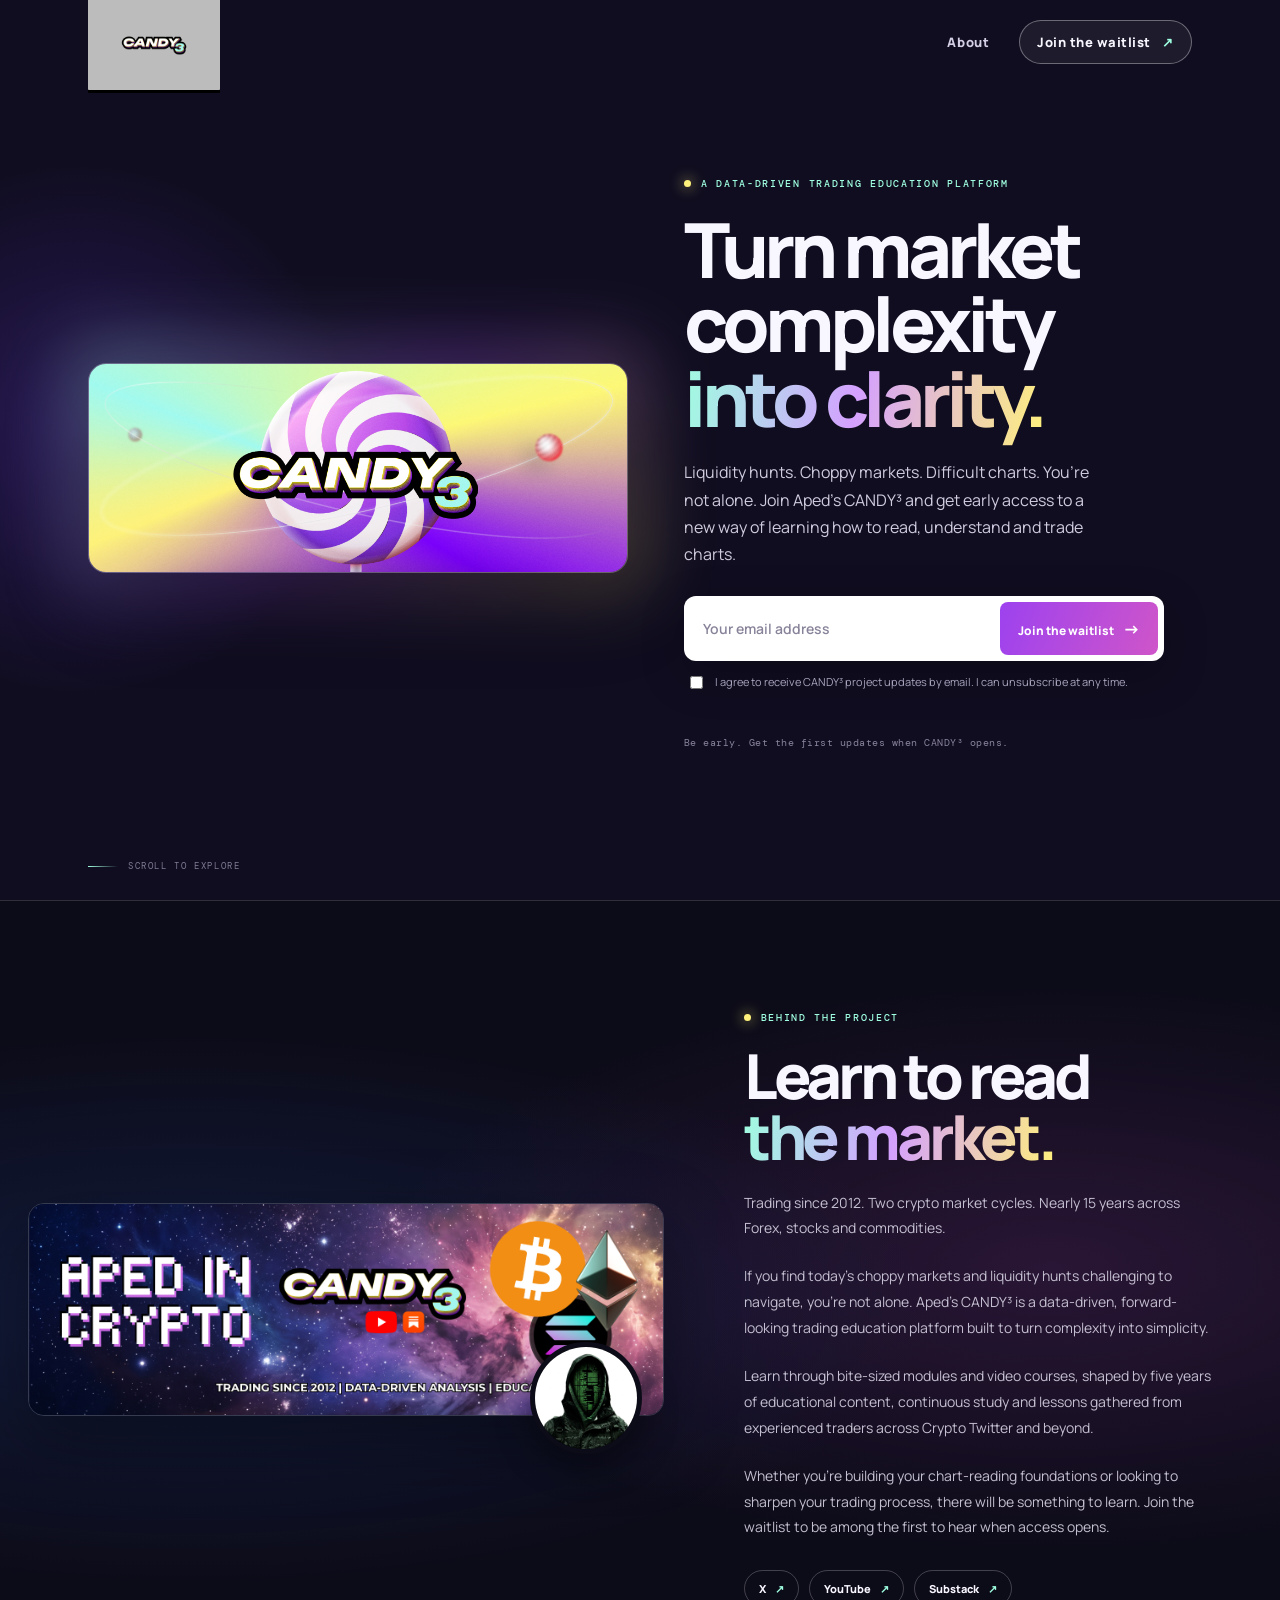
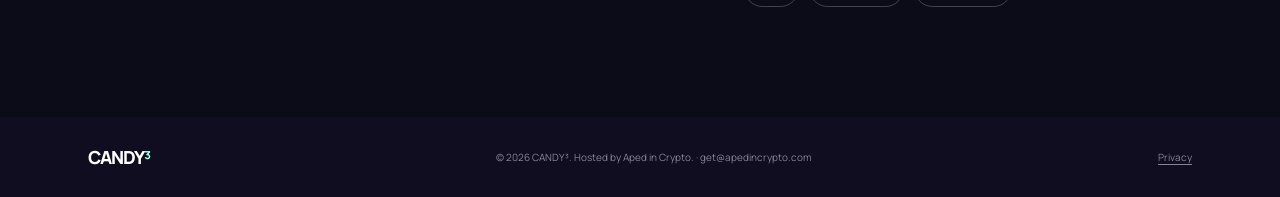
<file: index.html>
<!doctype html>
<html lang="en">
<head>
  <meta charset="utf-8">
  <meta name="viewport" content="width=device-width, initial-scale=1">
  <meta name="theme-color" content="#100d20">
  <meta name="description" content="CANDY³ — get sweet treats in Web3. Join the waitlist for project announcements from Aped in Crypto.">
  <title>CANDY³ — Get Sweet Treats in Web3</title>
  <link rel="preload" as="image" href="/assets/candy3-hero-banner.jpg">
  <link rel="stylesheet" href="/styles.css">
  <script src="https://challenges.cloudflare.com/turnstile/v0/api.js" async defer></script>
  <script>
    window.SITE_CONFIG = {
      // Replace with your Cloudflare Turnstile site key before enabling the form.
      turnstileSiteKey: "REPLACE_WITH_TURNSTILE_SITE_KEY"
    };
  </script>
</head>
<body>
  <header class="site-header">
    <a class="brand" href="#top" aria-label="CANDY cubed home">
      <img src="/assets/candy3-logo-crop.png" alt="CANDY³">
    </a>
    <nav aria-label="Main navigation">
      <a href="#about">About</a>
      <a class="nav-cta" href="#waitlist">Join the waitlist <span aria-hidden="true">↗</span></a>
    </nav>
  </header>

  <main id="top">
    <section class="hero" aria-labelledby="hero-title">
      <div class="hero-art">
        <img src="/assets/candy3-hero-banner.jpg" alt="CANDY³ logo with a colourful swirling lollipop and orbiting planets">
      </div>
      <div class="hero-copy">
        <p class="eyebrow"><span></span> A data-driven trading education platform</p>
        <h1 id="hero-title">Turn market complexity<br><em>into clarity.</em></h1>
        <p class="hero-intro">Liquidity hunts. Choppy markets. Difficult charts. You’re not alone. Join Aped’s CANDY³ and get early access to a new way of learning how to read, understand and trade charts.</p>
        <div id="waitlist"><form id="waitlist-form" class="waitlist-form">
          <label class="sr-only" for="email">Email address</label>
          <div class="input-row">
            <input id="email" name="email" type="email" placeholder="Your email address" autocomplete="email" required>
            <button type="submit">Join the waitlist <span aria-hidden="true">→</span></button>
          </div>
          <label class="consent">
            <input type="checkbox" id="consent" required>
            <span>I agree to receive CANDY³ project updates by email. I can unsubscribe at any time.</span>
          </label>
          <div class="turnstile-slot" id="turnstile-slot"><div class="cf-turnstile" data-sitekey="REPLACE_WITH_TURNSTILE_SITE_KEY"></div></div>
          <p class="form-message" id="form-message" role="status" aria-live="polite"></p>
          <input class="honeypot" type="text" name="company_website" tabindex="-1" autocomplete="off" aria-hidden="true">
        </form></div>
        <p class="microcopy">Be early. Get the first updates when CANDY³ opens.</p>
      </div>
      <div class="scroll-cue" aria-hidden="true"><span></span> SCROLL TO EXPLORE</div>
    </section>

    <section class="about" id="about" aria-labelledby="about-title">
      <div class="about-visual">
        <img src="/assets/aped-in-crypto-banner.png" alt="Aped in Crypto cosmic banner with Bitcoin, Ethereum and Solana imagery">
        <div class="about-stamp">
          <img src="/assets/aped-in-crypto-avatar.jpg" alt="Aped in Crypto avatar">
        </div>
      </div>
      <div class="about-copy">
        <p class="eyebrow"><span></span> Behind the project</p>
        <h2 id="about-title">Learn to read<br><em>the market.</em></h2>
        <p>Trading since 2012. Two crypto market cycles. Nearly 15 years across Forex, stocks and commodities.</p>
        <p>If you find today’s choppy markets and liquidity hunts challenging to navigate, you’re not alone. Aped’s CANDY³ is a data-driven, forward-looking trading education platform built to turn complexity into simplicity.</p>
        <p>Learn through bite-sized modules and video courses, shaped by five years of educational content, continuous study and lessons gathered from experienced traders across Crypto Twitter and beyond.</p>
        <p>Whether you’re building your chart-reading foundations or looking to sharpen your trading process, there will be something to learn. Join the waitlist to be among the first to hear when access opens.</p>
        <div class="social-links" aria-label="Aped in Crypto social channels">
          <a href="https://x.com/apedintocrypto" target="_blank" rel="noopener noreferrer">X <span aria-hidden="true">↗</span></a>
          <a href="https://www.youtube.com/@apedincrypto" target="_blank" rel="noopener noreferrer">YouTube <span aria-hidden="true">↗</span></a>
          <a href="https://substack.com/@apedincrypto" target="_blank" rel="noopener noreferrer">Substack <span aria-hidden="true">↗</span></a>
        </div>
      </div>
    </section>
  </main>

  <footer class="site-footer">
    <a class="footer-brand" href="#top">CANDY<span>³</span></a>
    <p>© <span id="year"></span> CANDY³. Hosted by Aped in Crypto. · <a href="mailto:get@apedincrypto.com">get@apedincrypto.com</a></p>
    <a href="/privacy.html">Privacy</a>
  </footer>
  <script src="/main.js" defer></script>
</body>
</html>
</file>
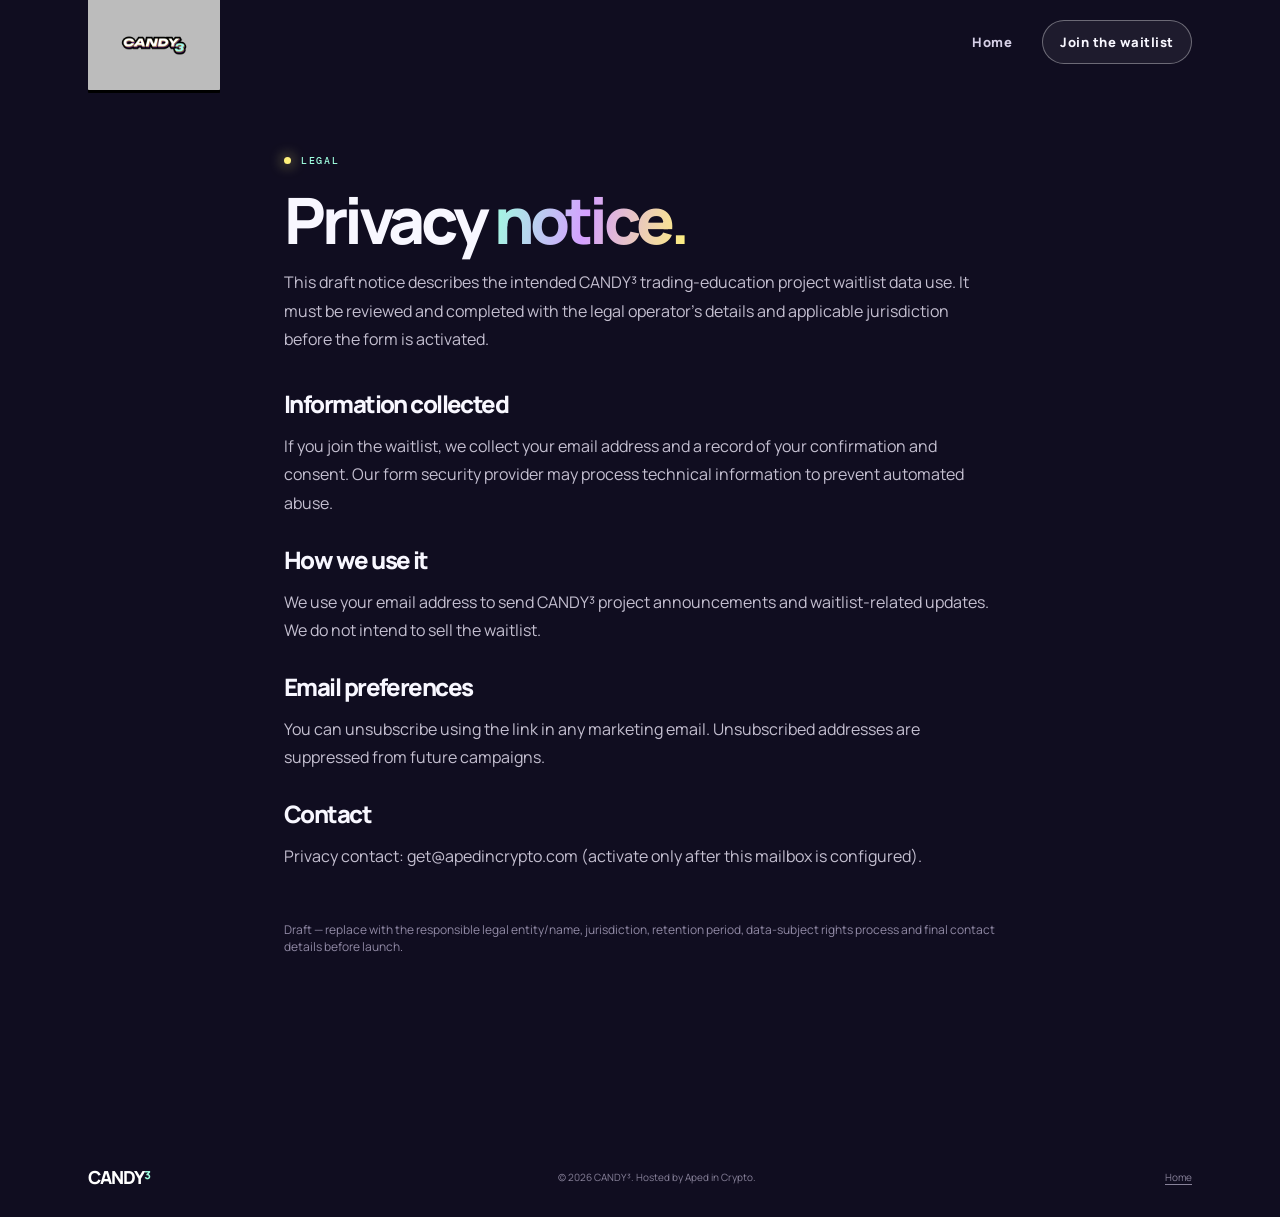
<file: privacy.html>
<!doctype html>
<html lang="en"><head><meta charset="utf-8"><meta name="viewport" content="width=device-width,initial-scale=1"><meta name="theme-color" content="#100d20"><title>Privacy — CANDY³</title><link rel="stylesheet" href="/styles.css"></head>
<body><header class="site-header"><a class="brand" href="/" aria-label="CANDY cubed home"><img src="/assets/candy3-logo-crop.png" alt="CANDY³"></a><nav><a href="/">Home</a><a class="nav-cta" href="/#waitlist">Join the waitlist</a></nav></header>
<main style="max-width:760px;margin:70px auto;padding:0 24px 100px;min-height:65vh"><p class="eyebrow"><span></span> Legal</p><h1 style="font-size:clamp(42px,6vw,64px)">Privacy <em>notice.</em></h1>
<p style="color:#c4bfd0;line-height:1.8">This draft notice describes the intended CANDY³ trading-education project waitlist data use. It must be reviewed and completed with the legal operator's details and applicable jurisdiction before the form is activated.</p>
<h2 style="font-size:24px;margin-top:38px">Information collected</h2><p style="color:#c4bfd0;line-height:1.8">If you join the waitlist, we collect your email address and a record of your confirmation and consent. Our form security provider may process technical information to prevent automated abuse.</p>
<h2 style="font-size:24px;margin-top:30px">How we use it</h2><p style="color:#c4bfd0;line-height:1.8">We use your email address to send CANDY³ project announcements and waitlist-related updates. We do not intend to sell the waitlist.</p>
<h2 style="font-size:24px;margin-top:30px">Email preferences</h2><p style="color:#c4bfd0;line-height:1.8">You can unsubscribe using the link in any marketing email. Unsubscribed addresses are suppressed from future campaigns.</p>
<h2 style="font-size:24px;margin-top:30px">Contact</h2><p style="color:#c4bfd0;line-height:1.8">Privacy contact: get@apedincrypto.com (activate only after this mailbox is configured).</p>
<p style="color:#918aa5;font-size:12px;margin-top:50px">Draft — replace with the responsible legal entity/name, jurisdiction, retention period, data-subject rights process and final contact details before launch.</p></main><footer class="site-footer"><a class="footer-brand" href="/">CANDY<span>³</span></a><p>© <span id="year"></span> CANDY³. Hosted by Aped in Crypto.</p><a href="/">Home</a></footer><script>document.querySelector("#year").textContent=new Date().getFullYear()</script></body></html>
</file>
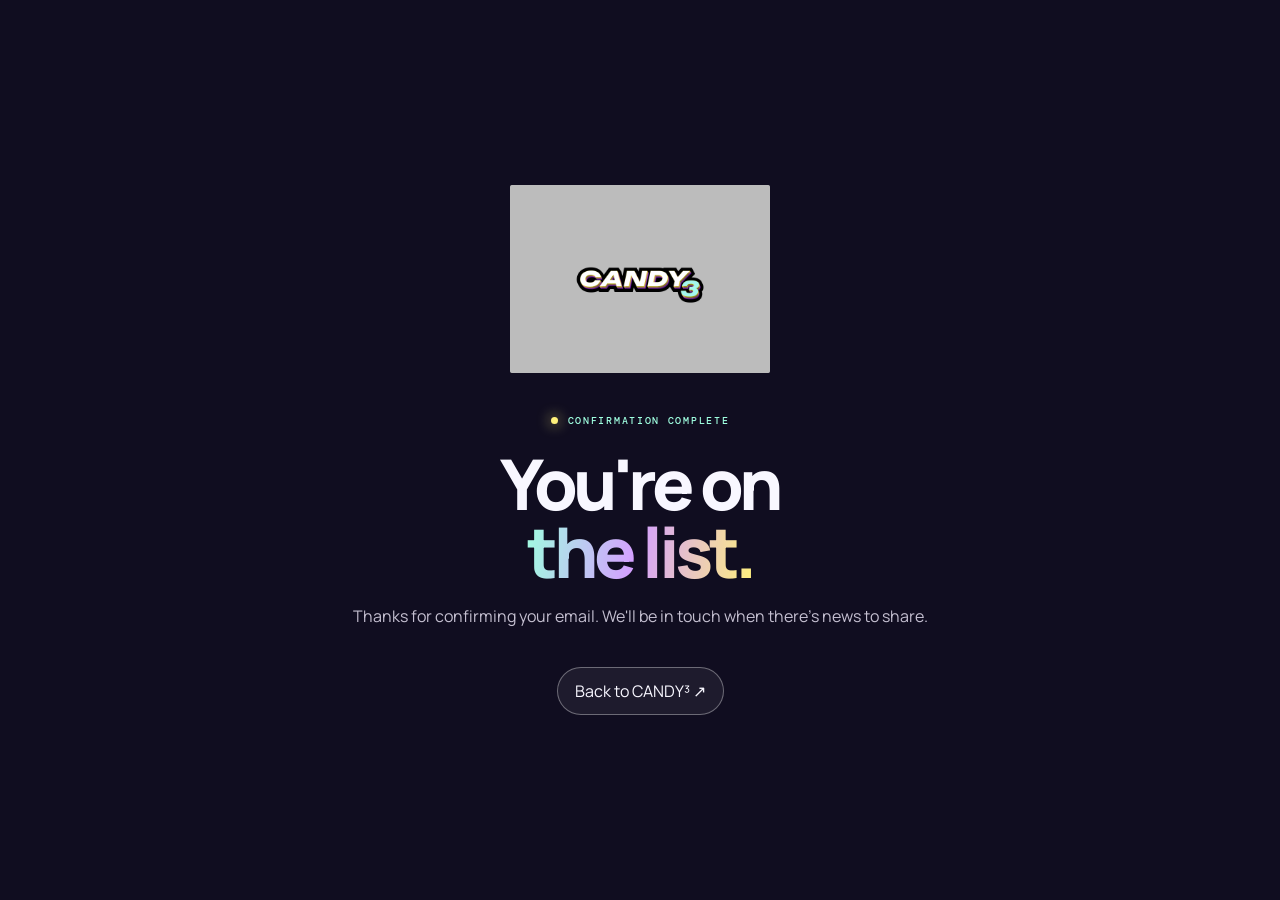
<file: public/confirmed.html>
<!doctype html><html lang="en"><head><meta charset="utf-8"><meta name="viewport" content="width=device-width,initial-scale=1"><meta name="theme-color" content="#100d20"><title>You're on the list — CANDY³</title><link rel="stylesheet" href="/styles.css"></head><body><main style="min-height:100vh;display:grid;place-items:center;padding:28px;text-align:center"><div style="max-width:620px"><img src="/assets/candy3-logo-crop.png" alt="CANDY³" style="width:min(260px,70vw);margin-bottom:36px"><p class="eyebrow" style="justify-content:center"><span></span> Confirmation complete</p><h1 style="font-size:clamp(42px,7vw,70px)">You're on<br><em>the list.</em></h1><p style="color:#c4bfd0;line-height:1.8">Thanks for confirming your email. We'll be in touch when there's news to share.</p><a class="nav-cta" href="/" style="display:inline-block;margin-top:20px">Back to CANDY³ ↗</a></div></main></body></html>
</file>
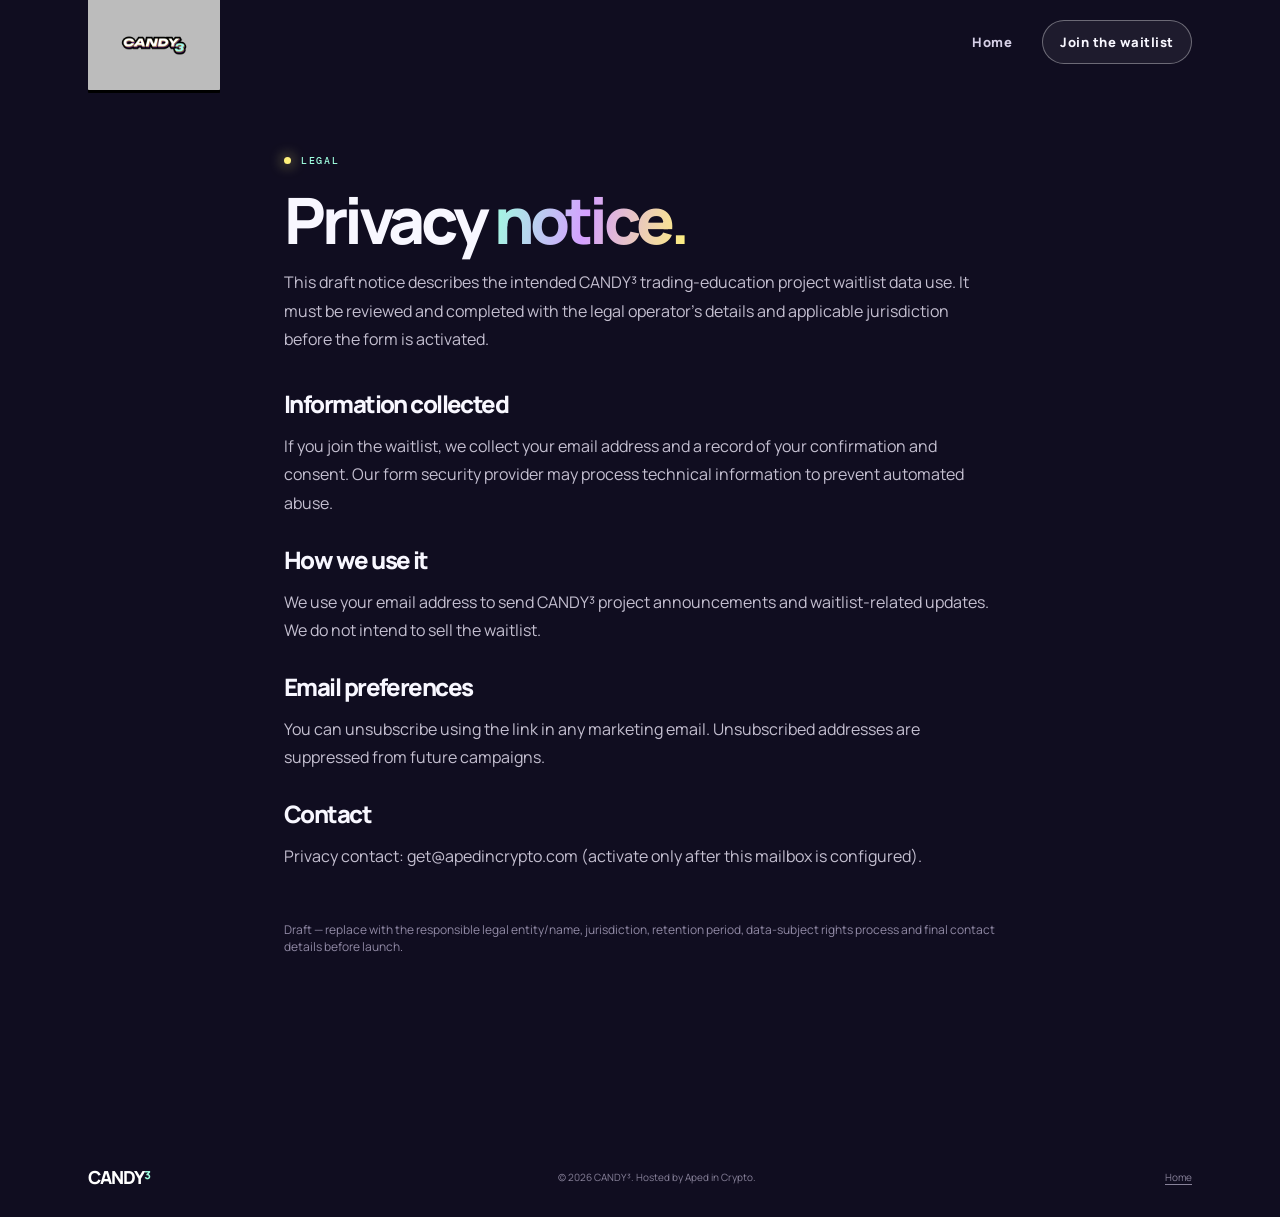
<file: public/privacy.html>
<!doctype html>
<html lang="en"><head><meta charset="utf-8"><meta name="viewport" content="width=device-width,initial-scale=1"><meta name="theme-color" content="#100d20"><title>Privacy — CANDY³</title><link rel="stylesheet" href="/styles.css"></head>
<body><header class="site-header"><a class="brand" href="/" aria-label="CANDY cubed home"><img src="/assets/candy3-logo-crop.png" alt="CANDY³"></a><nav><a href="/">Home</a><a class="nav-cta" href="/#waitlist">Join the waitlist</a></nav></header>
<main style="max-width:760px;margin:70px auto;padding:0 24px 100px;min-height:65vh"><p class="eyebrow"><span></span> Legal</p><h1 style="font-size:clamp(42px,6vw,64px)">Privacy <em>notice.</em></h1>
<p style="color:#c4bfd0;line-height:1.8">This draft notice describes the intended CANDY³ trading-education project waitlist data use. It must be reviewed and completed with the legal operator's details and applicable jurisdiction before the form is activated.</p>
<h2 style="font-size:24px;margin-top:38px">Information collected</h2><p style="color:#c4bfd0;line-height:1.8">If you join the waitlist, we collect your email address and a record of your confirmation and consent. Our form security provider may process technical information to prevent automated abuse.</p>
<h2 style="font-size:24px;margin-top:30px">How we use it</h2><p style="color:#c4bfd0;line-height:1.8">We use your email address to send CANDY³ project announcements and waitlist-related updates. We do not intend to sell the waitlist.</p>
<h2 style="font-size:24px;margin-top:30px">Email preferences</h2><p style="color:#c4bfd0;line-height:1.8">You can unsubscribe using the link in any marketing email. Unsubscribed addresses are suppressed from future campaigns.</p>
<h2 style="font-size:24px;margin-top:30px">Contact</h2><p style="color:#c4bfd0;line-height:1.8">Privacy contact: get@apedincrypto.com (activate only after this mailbox is configured).</p>
<p style="color:#918aa5;font-size:12px;margin-top:50px">Draft — replace with the responsible legal entity/name, jurisdiction, retention period, data-subject rights process and final contact details before launch.</p></main><footer class="site-footer"><a class="footer-brand" href="/">CANDY<span>³</span></a><p>© <span id="year"></span> CANDY³. Hosted by Aped in Crypto.</p><a href="/">Home</a></footer><script>document.querySelector("#year").textContent=new Date().getFullYear()</script></body></html>
</file>
<file: styles.css>
@import url('https://fonts.googleapis.com/css2?family=DM+Mono:wght@400;500&family=Manrope:wght@400;500;600;700;800;900&display=swap');
:root{--ink:#100d20;--ink2:#19142d;--white:#f8f7ff;--muted:#c2bdd4;--purple:#a64cff;--pink:#ed71dc;--mint:#9fffe0;--yellow:#fff17b;--line:rgba(255,255,255,.15);--max:1160px}
*{box-sizing:border-box}
html{scroll-behavior:smooth}
body{margin:0;background:var(--ink);color:var(--white);font-family:Manrope,Arial,sans-serif}
a{color:inherit;text-decoration:none}
.site-header{height:84px;max-width:var(--max);margin:auto;padding:0 28px;display:flex;align-items:center;justify-content:space-between;position:relative;z-index:3}
.brand{display:flex;align-items:center;width:132px}
.brand img{width:100%;height:auto;filter:drop-shadow(0 3px 0 #000)}
nav{display:flex;align-items:center;gap:30px;font-size:13px;font-weight:800;letter-spacing:.04em}
nav>a:first-child{color:#d5cfe6}
.nav-cta{padding:12px 17px;border:1px solid rgba(255,255,255,.35);border-radius:999px;background:rgba(255,255,255,.06)}
.nav-cta span{color:var(--mint);margin-left:8px}
.hero{min-height:calc(100vh - 84px);max-width:var(--max);margin:0 auto;padding:42px 28px 90px;display:grid;grid-template-columns:1.03fr .97fr;align-items:center;gap:56px;position:relative}
.hero:before{content:"";position:absolute;width:560px;height:560px;left:-260px;top:8%;background:radial-gradient(circle,rgba(120,62,255,.24),transparent 68%);pointer-events:none}
.hero-art{position:relative;z-index:1}
.hero-art:before{content:"";position:absolute;inset:-18px;border-radius:28px;background:linear-gradient(135deg,rgba(160,255,226,.6),rgba(172,87,255,.65),rgba(255,237,116,.55));filter:blur(35px);opacity:.55}
.hero-art img{position:relative;display:block;width:100%;height:auto;border-radius:18px;border:1px solid rgba(255,255,255,.24);box-shadow:0 28px 80px rgba(0,0,0,.42)}
.hero-copy{position:relative;z-index:1;max-width:500px}
.eyebrow{font:500 10px 'DM Mono',monospace;letter-spacing:.17em;text-transform:uppercase;color:var(--mint);display:flex;align-items:center;gap:10px;margin:0 0 22px}
.eyebrow span{width:7px;height:7px;border-radius:50%;background:var(--yellow);box-shadow:0 0 14px var(--yellow)}
h1,h2{font-size:clamp(48px,6vw,76px);line-height:.98;letter-spacing:-.065em;margin:0;font-weight:900}
h1 em,h2 em{font-style:normal;color:transparent;background:linear-gradient(100deg,var(--mint),#d4a0ff 48%,var(--yellow));background-clip:text;-webkit-background-clip:text}
.hero-intro{font-size:16px;line-height:1.7;color:#d0cbdd;max-width:420px;margin:24px 0 28px}
.waitlist-form{max-width:480px}
.input-row{display:flex;padding:6px;background:#fff;border-radius:12px;gap:6px;box-shadow:0 14px 45px rgba(0,0,0,.24)}
.input-row input{min-width:0;flex:1;border:0;outline:0;padding:0 13px;color:#19142d;font:600 14px Manrope,Arial,sans-serif;background:transparent}
.input-row input::placeholder{color:#89839a}
.input-row button{border:0;border-radius:8px;padding:15px 18px;background:linear-gradient(110deg,#9d42ef,#cf55c9);color:white;font:800 12px Manrope,Arial,sans-serif;white-space:nowrap;cursor:pointer;transition:transform .2s,filter .2s}
.input-row button:hover{transform:translateY(-1px);filter:brightness(1.12)}
.input-row button:disabled{opacity:.65;cursor:wait;transform:none}
.input-row button span{font-size:17px;margin-left:7px}
.consent{display:flex;gap:9px;align-items:flex-start;margin:13px 2px 0;color:#aaa4bd;font-size:11px;line-height:1.5}
.consent input{accent-color:#b45aff;margin-top:2px}
.turnstile-slot{margin-top:12px}
.form-message{font-size:12px;min-height:18px;margin:9px 2px 0;color:var(--mint)}
.form-message.error{color:#ff9caa}
.microcopy{font:10px 'DM Mono',monospace;letter-spacing:.05em;color:#89839c;margin-top:14px}
.honeypot{position:absolute;left:-10000px;width:1px;height:1px;opacity:0}
.scroll-cue{position:absolute;bottom:28px;left:28px;font:9px 'DM Mono',monospace;letter-spacing:.18em;color:#817b94;display:flex;align-items:center;gap:10px}
.scroll-cue span{width:30px;height:1px;background:linear-gradient(90deg,var(--mint),transparent)}
.about{border-top:1px solid var(--line);background:radial-gradient(ellipse at 15% 50%,rgba(42,91,198,.22),transparent 48%),radial-gradient(ellipse at 82% 45%,rgba(173,70,186,.18),transparent 45%),#0c0b18;padding:110px 28px;display:grid;grid-template-columns:1fr .8fr;align-items:center;gap:80px}
.about-visual,.about-copy{max-width:var(--max);position:relative}
.about-visual{justify-self:end;width:100%;max-width:650px}
.about-visual>img{display:block;width:100%;border-radius:16px;border:1px solid rgba(255,255,255,.16);box-shadow:0 24px 70px rgba(0,0,0,.35)}
.about-stamp{position:absolute;right:22px;bottom:-38px;width:112px;height:112px;border:5px solid #0c0b18;border-radius:50%;overflow:hidden;background:#050807;box-shadow:0 12px 35px rgba(0,0,0,.4)}
.about-stamp img{width:100%;height:100%;object-fit:cover;object-position:center 25%}
.about-copy{max-width:470px}
.about-copy h2{font-size:clamp(42px,5vw,62px)}
.about-copy>p:not(.eyebrow){color:#c4bfd0;font-size:14px;line-height:1.85;margin:22px 0 0}
.social-links{display:flex;flex-wrap:wrap;gap:10px;margin-top:30px}
.social-links a{border:1px solid rgba(255,255,255,.22);border-radius:999px;padding:10px 14px;font-size:11px;font-weight:800}
.social-links a span{color:var(--mint);margin-left:7px}
.site-footer{max-width:var(--max);margin:auto;padding:28px;display:flex;align-items:center;justify-content:space-between;gap:20px;color:#88829a;font-size:10px}
.footer-brand{font-weight:900;letter-spacing:-.06em;color:white;font-size:18px}
.footer-brand span{color:var(--mint)}
.site-footer p{margin:0}
.site-footer>a:last-child{text-decoration:underline;text-underline-offset:3px}
.sr-only{position:absolute;width:1px;height:1px;padding:0;margin:-1px;overflow:hidden;clip:rect(0,0,0,0);white-space:nowrap;border:0}
@media(max-width:850px){.hero{grid-template-columns:1fr;gap:42px;max-width:650px;padding-top:30px}.hero-copy{max-width:620px}.hero-art{max-width:580px;margin:auto}.hero{min-height:auto;padding-bottom:100px}.about{grid-template-columns:1fr;gap:64px;padding:78px 28px}.about-visual{justify-self:center;max-width:650px}.about-copy{margin:auto;max-width:650px}}
@media(max-width:560px){.site-header{height:72px;padding:0 19px}.brand{width:105px}nav{gap:15px;font-size:11px}.nav-cta{padding:10px 12px}.hero{padding:24px 19px 82px;gap:35px}.hero-art img{border-radius:12px}.hero h1{font-size:54px}.hero-intro{font-size:14px;margin:18px 0 22px}.input-row{flex-direction:column;padding:6px}.input-row input{height:46px}.input-row button{padding:15px}.scroll-cue{left:19px;bottom:25px}.about{padding:66px 19px;gap:55px}.about-copy h2{font-size:47px}.about-stamp{width:82px;height:82px;right:12px;bottom:-28px}.site-footer{padding:24px 19px;flex-wrap:wrap}.site-footer p{order:3;width:100%}}
</file>
